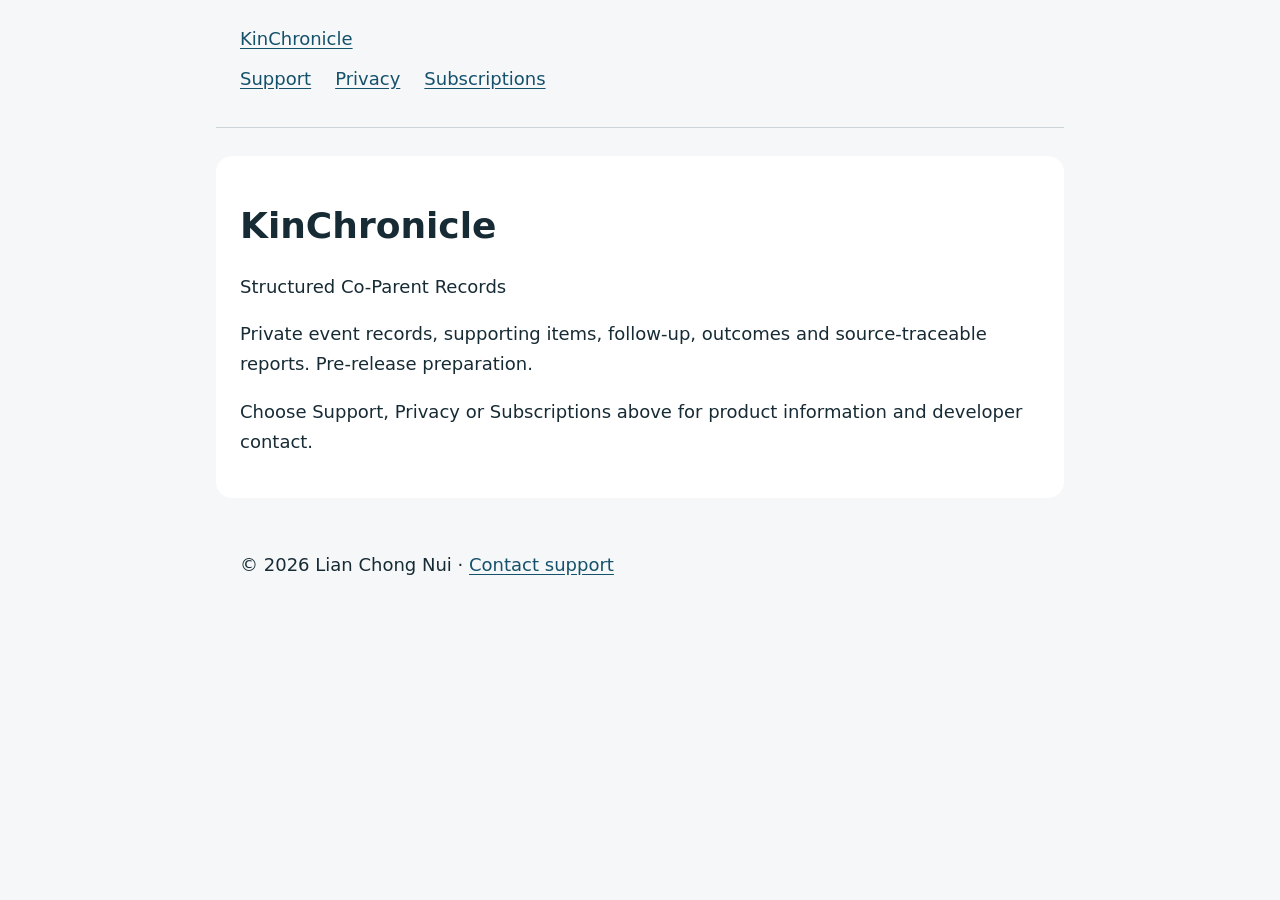
<file: index.html>
<!doctype html>
<html lang="en"><head><meta charset="utf-8"><meta name="viewport" content="width=device-width, initial-scale=1">
<meta name="description" content="KinChronicle privacy, support and subscription information.">
<title>Support and Privacy · KinChronicle</title><link rel="stylesheet" href="style.css"></head>
<body><header><a href="index.html">KinChronicle</a><nav aria-label="Support pages">
<a href="support.html">Support</a><a href="privacy.html">Privacy</a><a href="terms.html">Subscriptions</a></nav></header>
<main id="content"><h1>KinChronicle</h1><p>Structured Co-Parent Records</p><p>Private event records, supporting items, follow-up, outcomes and source-traceable reports. Pre-release preparation.</p><p>Choose Support, Privacy or Subscriptions above for product information and developer contact.</p></main><footer>© 2026 Lian Chong Nui · <a href="mailto:macsonn141@gmail.com?subject=KinChronicle%20Support">Contact support</a></footer></body></html>
</file>
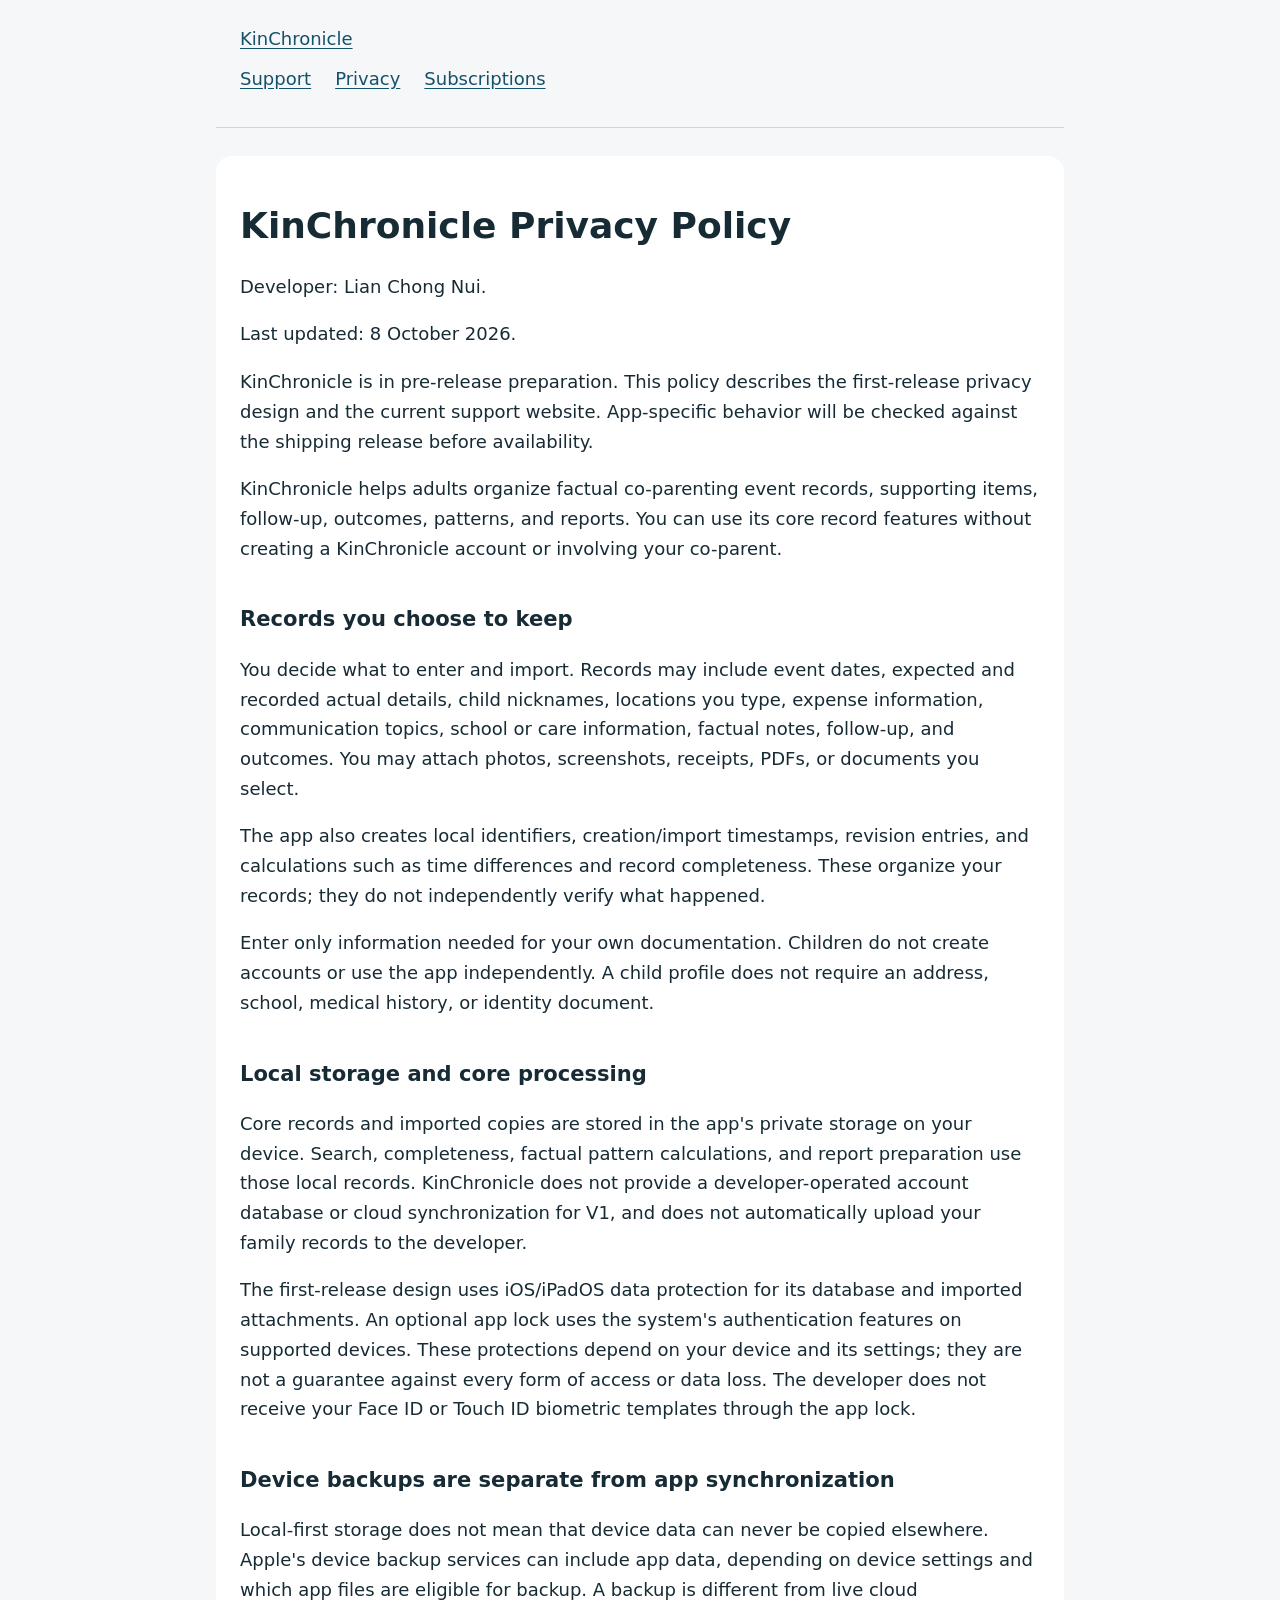
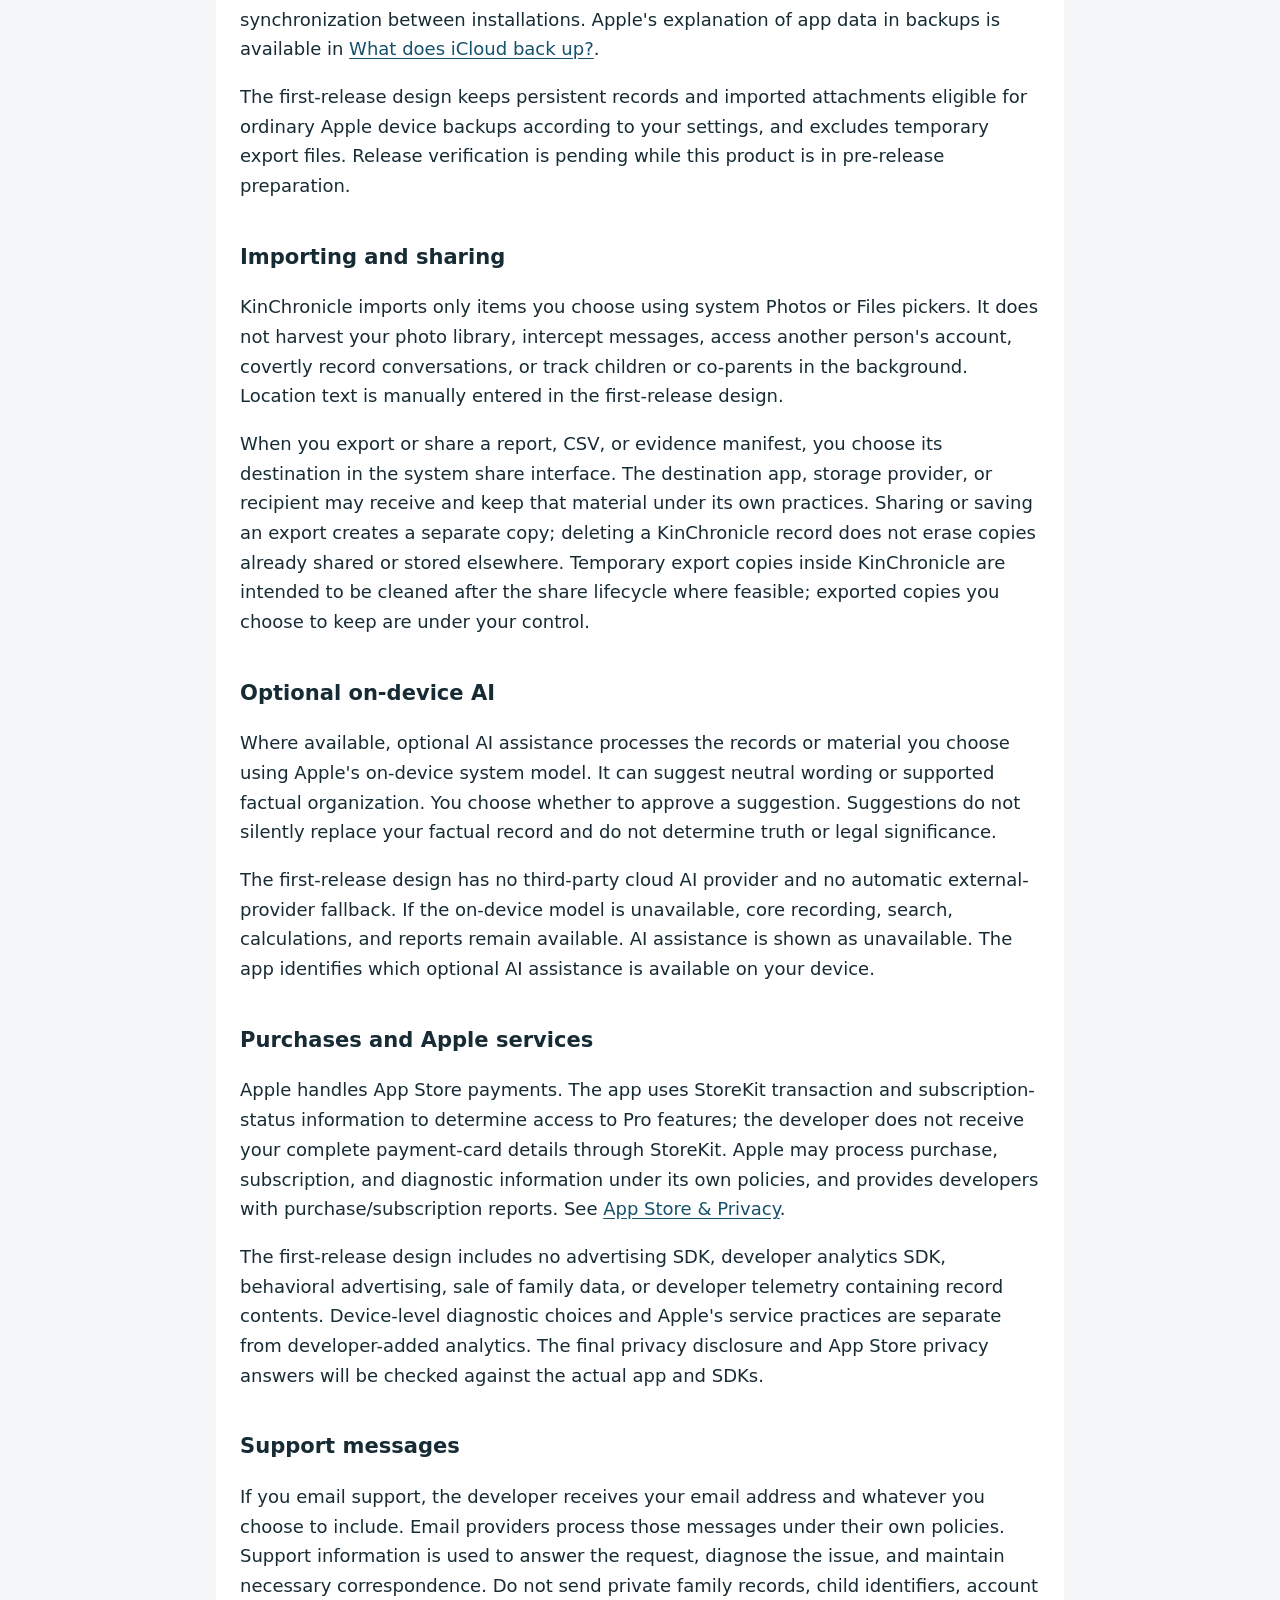
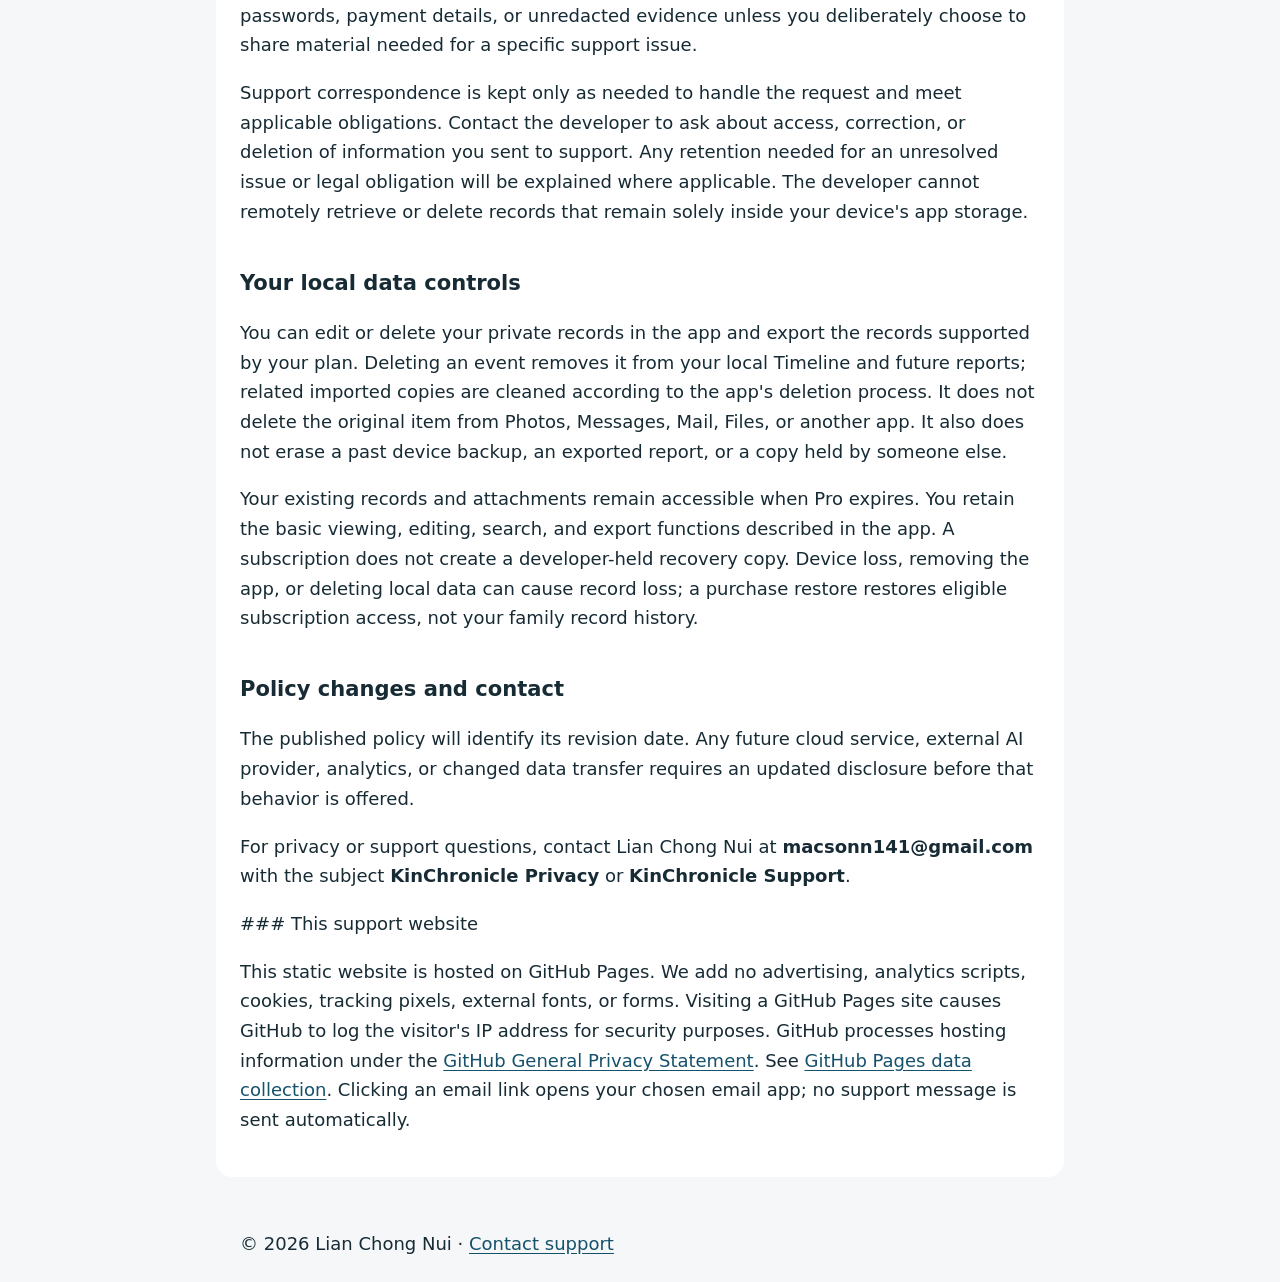
<file: privacy.html>
<!doctype html>
<html lang="en"><head><meta charset="utf-8"><meta name="viewport" content="width=device-width, initial-scale=1">
<meta name="description" content="KinChronicle privacy, support and subscription information.">
<title>Privacy Policy · KinChronicle</title><link rel="stylesheet" href="style.css"></head>
<body><header><a href="index.html">KinChronicle</a><nav aria-label="Support pages">
<a href="support.html">Support</a><a href="privacy.html">Privacy</a><a href="terms.html">Subscriptions</a></nav></header>
<main id="content"><h1>KinChronicle Privacy Policy</h1>
<p>Developer: Lian Chong Nui.</p>
<p>Last updated: 8 October 2026.</p>
<p>KinChronicle is in pre-release preparation. This policy describes the first-release privacy design and the current support website. App-specific behavior will be checked against the shipping release before availability.</p>
<p>KinChronicle helps adults organize factual co-parenting event records, supporting items, follow-up, outcomes, patterns, and reports. You can use its core record features without creating a KinChronicle account or involving your co-parent.</p>
<h3>Records you choose to keep</h3>
<p>You decide what to enter and import. Records may include event dates, expected and recorded actual details, child nicknames, locations you type, expense information, communication topics, school or care information, factual notes, follow-up, and outcomes. You may attach photos, screenshots, receipts, PDFs, or documents you select.</p>
<p>The app also creates local identifiers, creation/import timestamps, revision entries, and calculations such as time differences and record completeness. These organize your records; they do not independently verify what happened.</p>
<p>Enter only information needed for your own documentation. Children do not create accounts or use the app independently. A child profile does not require an address, school, medical history, or identity document.</p>
<h3>Local storage and core processing</h3>
<p>Core records and imported copies are stored in the app&#x27;s private storage on your device. Search, completeness, factual pattern calculations, and report preparation use those local records. KinChronicle does not provide a developer-operated account database or cloud synchronization for V1, and does not automatically upload your family records to the developer.</p>
<p>The first-release design uses iOS/iPadOS data protection for its database and imported attachments. An optional app lock uses the system&#x27;s authentication features on supported devices. These protections depend on your device and its settings; they are not a guarantee against every form of access or data loss. The developer does not receive your Face ID or Touch ID biometric templates through the app lock.</p>
<h3>Device backups are separate from app synchronization</h3>
<p>Local-first storage does not mean that device data can never be copied elsewhere. Apple&#x27;s device backup services can include app data, depending on device settings and which app files are eligible for backup. A backup is different from live cloud synchronization between installations. Apple&#x27;s explanation of app data in backups is available in <a href="https://support.apple.com/en-us/108770" rel="noreferrer">What does iCloud back up?</a>.</p>
<p>The first-release design keeps persistent records and imported attachments eligible for ordinary Apple device backups according to your settings, and excludes temporary export files. Release verification is pending while this product is in pre-release preparation.</p>
<h3>Importing and sharing</h3>
<p>KinChronicle imports only items you choose using system Photos or Files pickers. It does not harvest your photo library, intercept messages, access another person&#x27;s account, covertly record conversations, or track children or co-parents in the background. Location text is manually entered in the first-release design.</p>
<p>When you export or share a report, CSV, or evidence manifest, you choose its destination in the system share interface. The destination app, storage provider, or recipient may receive and keep that material under its own practices. Sharing or saving an export creates a separate copy; deleting a KinChronicle record does not erase copies already shared or stored elsewhere. Temporary export copies inside KinChronicle are intended to be cleaned after the share lifecycle where feasible; exported copies you choose to keep are under your control.</p>
<h3>Optional on-device AI</h3>
<p>Where available, optional AI assistance processes the records or material you choose using Apple&#x27;s on-device system model. It can suggest neutral wording or supported factual organization. You choose whether to approve a suggestion. Suggestions do not silently replace your factual record and do not determine truth or legal significance.</p>
<p>The first-release design has no third-party cloud AI provider and no automatic external-provider fallback. If the on-device model is unavailable, core recording, search, calculations, and reports remain available. AI assistance is shown as unavailable. The app identifies which optional AI assistance is available on your device.</p>
<h3>Purchases and Apple services</h3>
<p>Apple handles App Store payments. The app uses StoreKit transaction and subscription-status information to determine access to Pro features; the developer does not receive your complete payment-card details through StoreKit. Apple may process purchase, subscription, and diagnostic information under its own policies, and provides developers with purchase/subscription reports. See <a href="https://www.apple.com/legal/privacy/data/en/app-store/" rel="noreferrer">App Store &amp; Privacy</a>.</p>
<p>The first-release design includes no advertising SDK, developer analytics SDK, behavioral advertising, sale of family data, or developer telemetry containing record contents. Device-level diagnostic choices and Apple&#x27;s service practices are separate from developer-added analytics. The final privacy disclosure and App Store privacy answers will be checked against the actual app and SDKs.</p>
<h3>Support messages</h3>
<p>If you email support, the developer receives your email address and whatever you choose to include. Email providers process those messages under their own policies. Support information is used to answer the request, diagnose the issue, and maintain necessary correspondence. Do not send private family records, child identifiers, account passwords, payment details, or unredacted evidence unless you deliberately choose to share material needed for a specific support issue.</p>
<p>Support correspondence is kept only as needed to handle the request and meet applicable obligations. Contact the developer to ask about access, correction, or deletion of information you sent to support. Any retention needed for an unresolved issue or legal obligation will be explained where applicable. The developer cannot remotely retrieve or delete records that remain solely inside your device&#x27;s app storage.</p>
<h3>Your local data controls</h3>
<p>You can edit or delete your private records in the app and export the records supported by your plan. Deleting an event removes it from your local Timeline and future reports; related imported copies are cleaned according to the app&#x27;s deletion process. It does not delete the original item from Photos, Messages, Mail, Files, or another app. It also does not erase a past device backup, an exported report, or a copy held by someone else.</p>
<p>Your existing records and attachments remain accessible when Pro expires. You retain the basic viewing, editing, search, and export functions described in the app. A subscription does not create a developer-held recovery copy. Device loss, removing the app, or deleting local data can cause record loss; a purchase restore restores eligible subscription access, not your family record history.</p>
<h3>Policy changes and contact</h3>
<p>The published policy will identify its revision date. Any future cloud service, external AI provider, analytics, or changed data transfer requires an updated disclosure before that behavior is offered.</p>
<p>For privacy or support questions, contact Lian Chong Nui at <strong>macsonn141@gmail.com</strong> with the subject <strong>KinChronicle Privacy</strong> or <strong>KinChronicle Support</strong>. </p>
<p> ### This support website</p>
<p>This static website is hosted on GitHub Pages. We add no advertising, analytics scripts, cookies, tracking pixels, external fonts, or forms. Visiting a GitHub Pages site causes GitHub to log the visitor&#x27;s IP address for security purposes. GitHub processes hosting information under the <a href="https://docs.github.com/en/site-policy/privacy-policies/github-general-privacy-statement" rel="noreferrer">GitHub General Privacy Statement</a>. See <a href="https://docs.github.com/en/pages/getting-started-with-github-pages/what-is-github-pages#data-collection" rel="noreferrer">GitHub Pages data collection</a>. Clicking an email link opens your chosen email app; no support message is sent automatically.</p></main><footer>© 2026 Lian Chong Nui · <a href="mailto:macsonn141@gmail.com?subject=KinChronicle%20Support">Contact support</a></footer></body></html>
</file>
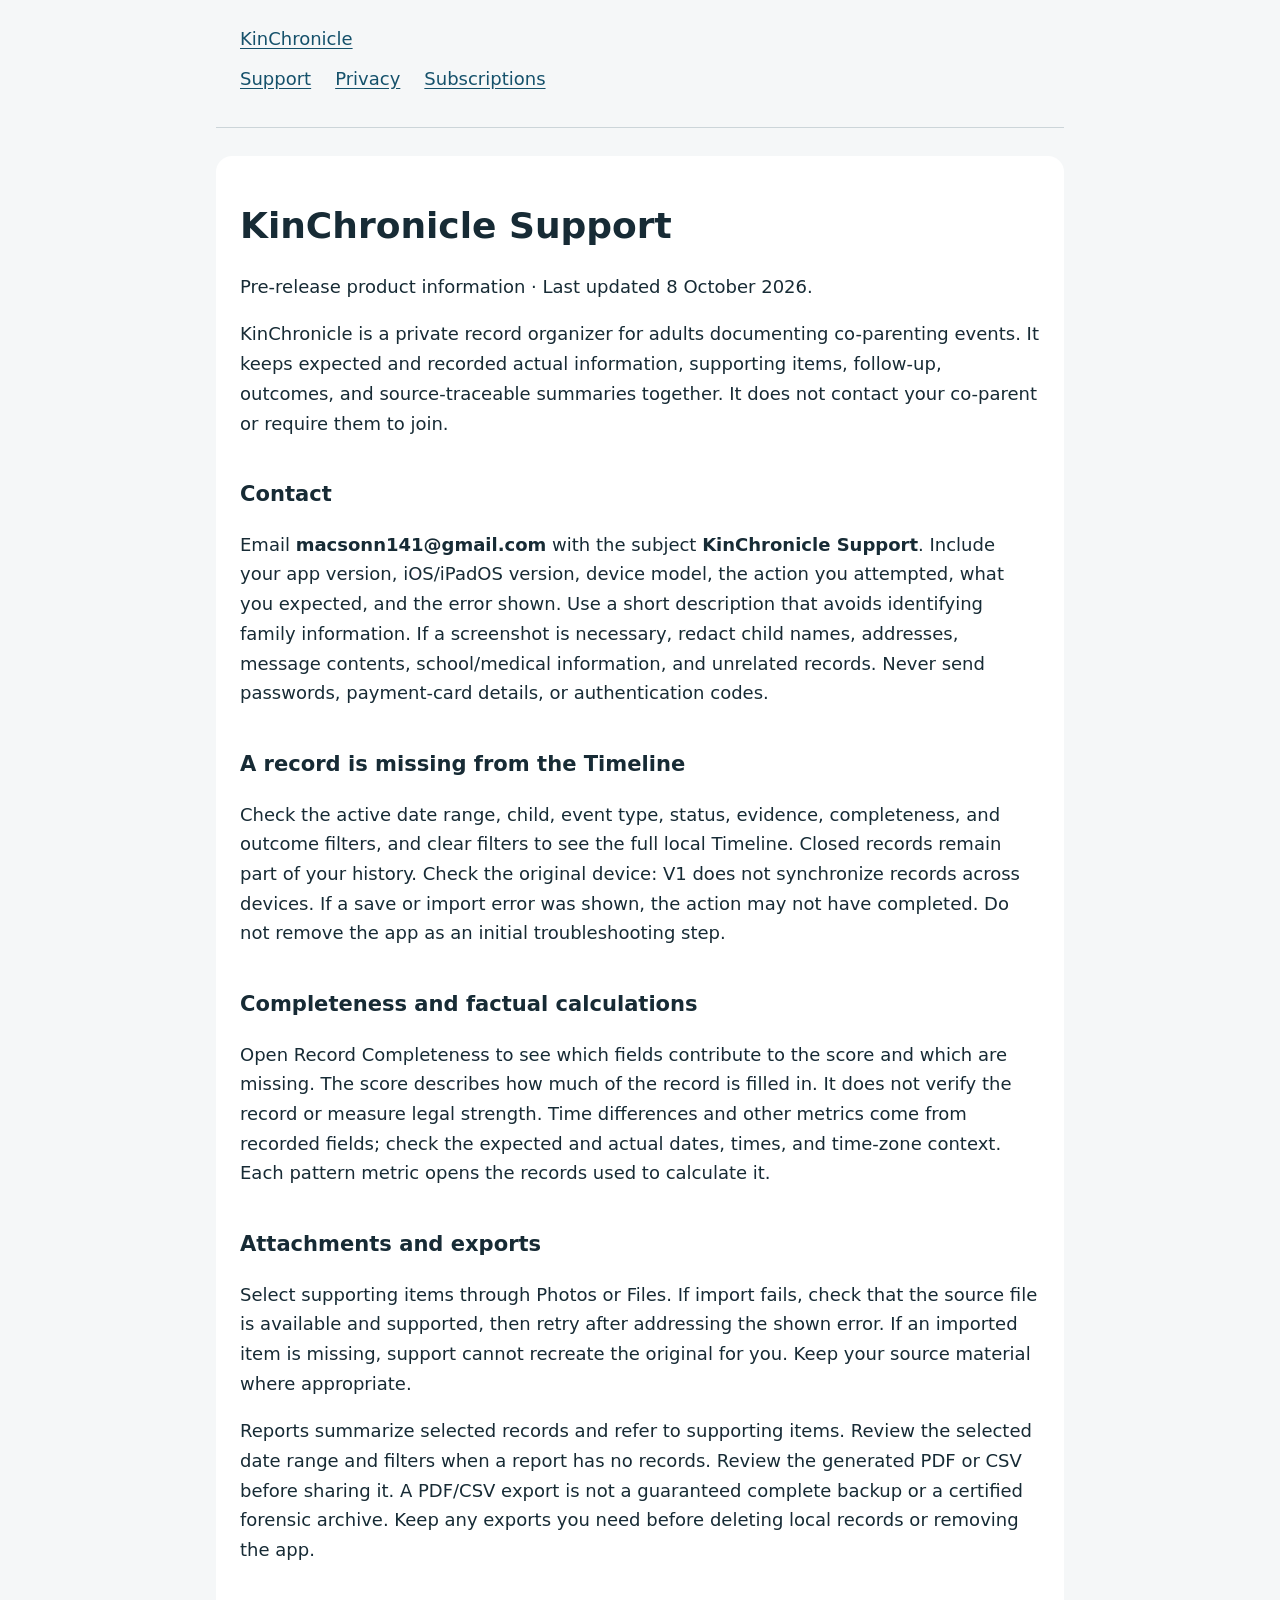
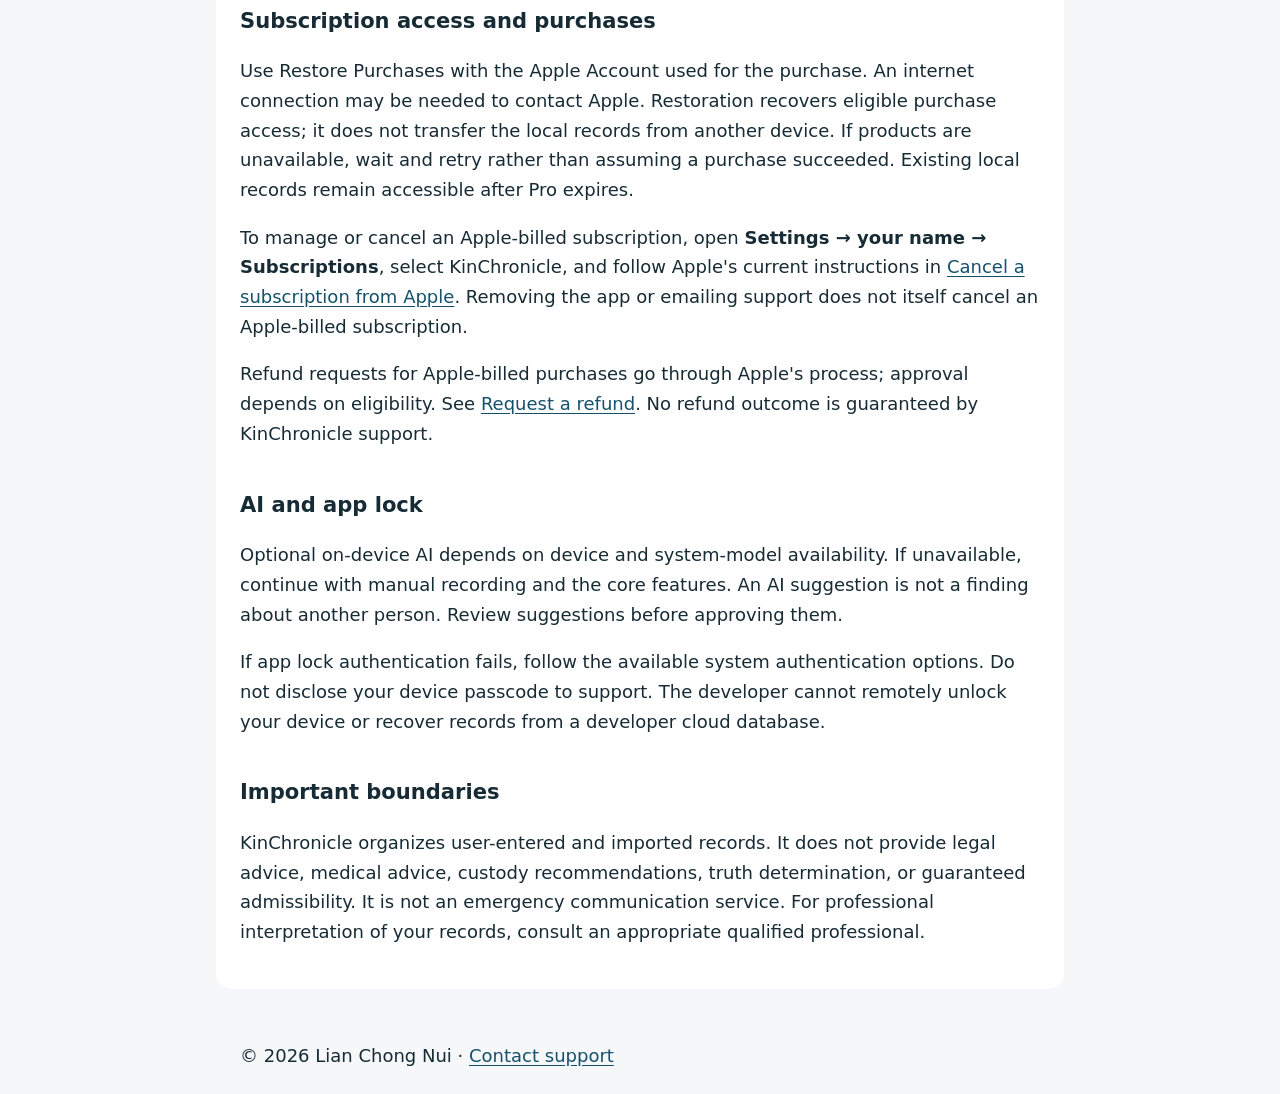
<file: support.html>
<!doctype html>
<html lang="en"><head><meta charset="utf-8"><meta name="viewport" content="width=device-width, initial-scale=1">
<meta name="description" content="KinChronicle privacy, support and subscription information.">
<title>Support · KinChronicle</title><link rel="stylesheet" href="style.css"></head>
<body><header><a href="index.html">KinChronicle</a><nav aria-label="Support pages">
<a href="support.html">Support</a><a href="privacy.html">Privacy</a><a href="terms.html">Subscriptions</a></nav></header>
<main id="content"><h1>KinChronicle Support</h1>
<p>Pre-release product information · Last updated 8 October 2026.</p>
<p>KinChronicle is a private record organizer for adults documenting co-parenting events. It keeps expected and recorded actual information, supporting items, follow-up, outcomes, and source-traceable summaries together. It does not contact your co-parent or require them to join.</p>
<h3>Contact</h3>
<p>Email <strong>macsonn141@gmail.com</strong> with the subject <strong>KinChronicle Support</strong>. Include your app version, iOS/iPadOS version, device model, the action you attempted, what you expected, and the error shown. Use a short description that avoids identifying family information. If a screenshot is necessary, redact child names, addresses, message contents, school/medical information, and unrelated records. Never send passwords, payment-card details, or authentication codes.</p>
<h3>A record is missing from the Timeline</h3>
<p>Check the active date range, child, event type, status, evidence, completeness, and outcome filters, and clear filters to see the full local Timeline. Closed records remain part of your history. Check the original device: V1 does not synchronize records across devices. If a save or import error was shown, the action may not have completed. Do not remove the app as an initial troubleshooting step.</p>
<h3>Completeness and factual calculations</h3>
<p>Open Record Completeness to see which fields contribute to the score and which are missing. The score describes how much of the record is filled in. It does not verify the record or measure legal strength. Time differences and other metrics come from recorded fields; check the expected and actual dates, times, and time-zone context. Each pattern metric opens the records used to calculate it.</p>
<h3>Attachments and exports</h3>
<p>Select supporting items through Photos or Files. If import fails, check that the source file is available and supported, then retry after addressing the shown error. If an imported item is missing, support cannot recreate the original for you. Keep your source material where appropriate.</p>
<p>Reports summarize selected records and refer to supporting items. Review the selected date range and filters when a report has no records. Review the generated PDF or CSV before sharing it. A PDF/CSV export is not a guaranteed complete backup or a certified forensic archive. Keep any exports you need before deleting local records or removing the app.</p>
<h3>Subscription access and purchases</h3>
<p>Use Restore Purchases with the Apple Account used for the purchase. An internet connection may be needed to contact Apple. Restoration recovers eligible purchase access; it does not transfer the local records from another device. If products are unavailable, wait and retry rather than assuming a purchase succeeded. Existing local records remain accessible after Pro expires.</p>
<p>To manage or cancel an Apple-billed subscription, open <strong>Settings → your name → Subscriptions</strong>, select KinChronicle, and follow Apple&#x27;s current instructions in <a href="https://support.apple.com/en-us/118428" rel="noreferrer">Cancel a subscription from Apple</a>. Removing the app or emailing support does not itself cancel an Apple-billed subscription.</p>
<p>Refund requests for Apple-billed purchases go through Apple&#x27;s process; approval depends on eligibility. See <a href="https://support.apple.com/en-us/118223" rel="noreferrer">Request a refund</a>. No refund outcome is guaranteed by KinChronicle support.</p>
<h3>AI and app lock</h3>
<p>Optional on-device AI depends on device and system-model availability. If unavailable, continue with manual recording and the core features. An AI suggestion is not a finding about another person. Review suggestions before approving them.</p>
<p>If app lock authentication fails, follow the available system authentication options. Do not disclose your device passcode to support. The developer cannot remotely unlock your device or recover records from a developer cloud database.</p>
<h3>Important boundaries</h3>
<p>KinChronicle organizes user-entered and imported records. It does not provide legal advice, medical advice, custody recommendations, truth determination, or guaranteed admissibility. It is not an emergency communication service. For professional interpretation of your records, consult an appropriate qualified professional.</p></main><footer>© 2026 Lian Chong Nui · <a href="mailto:macsonn141@gmail.com?subject=KinChronicle%20Support">Contact support</a></footer></body></html>
</file>
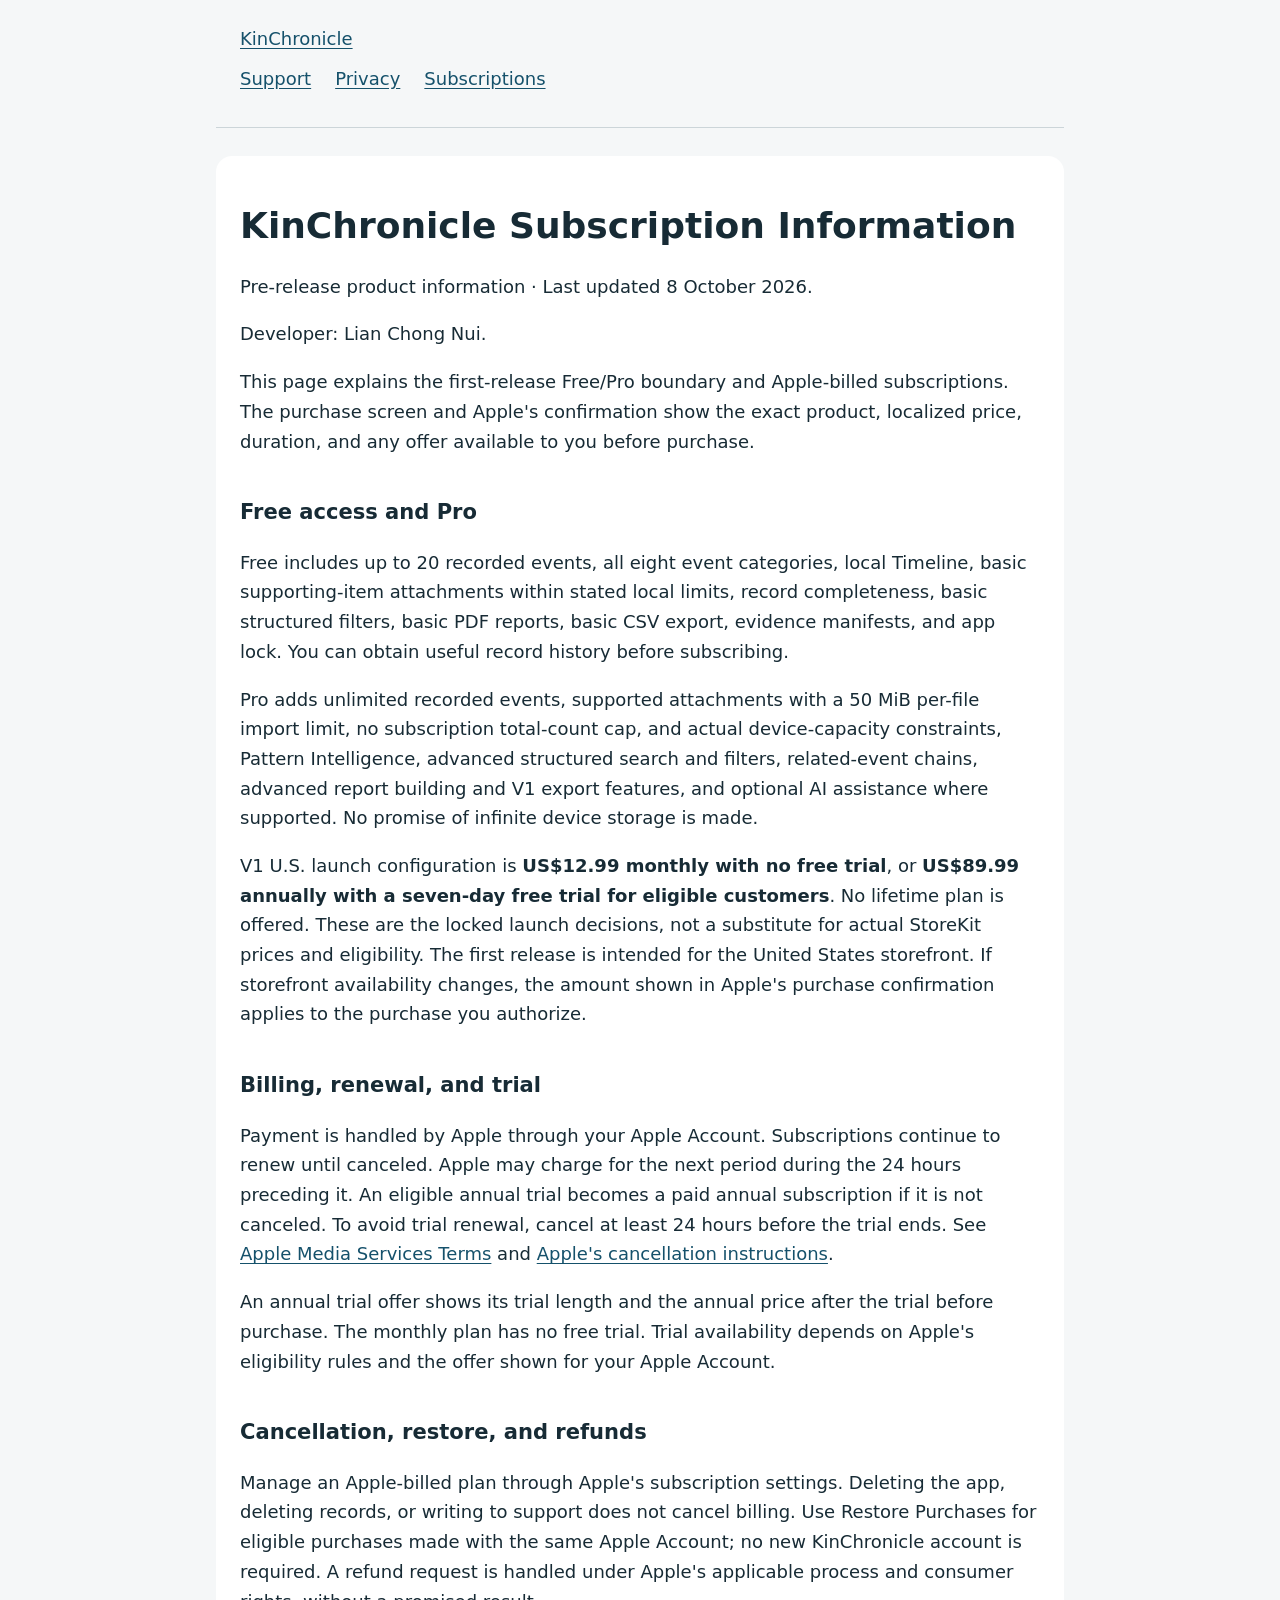
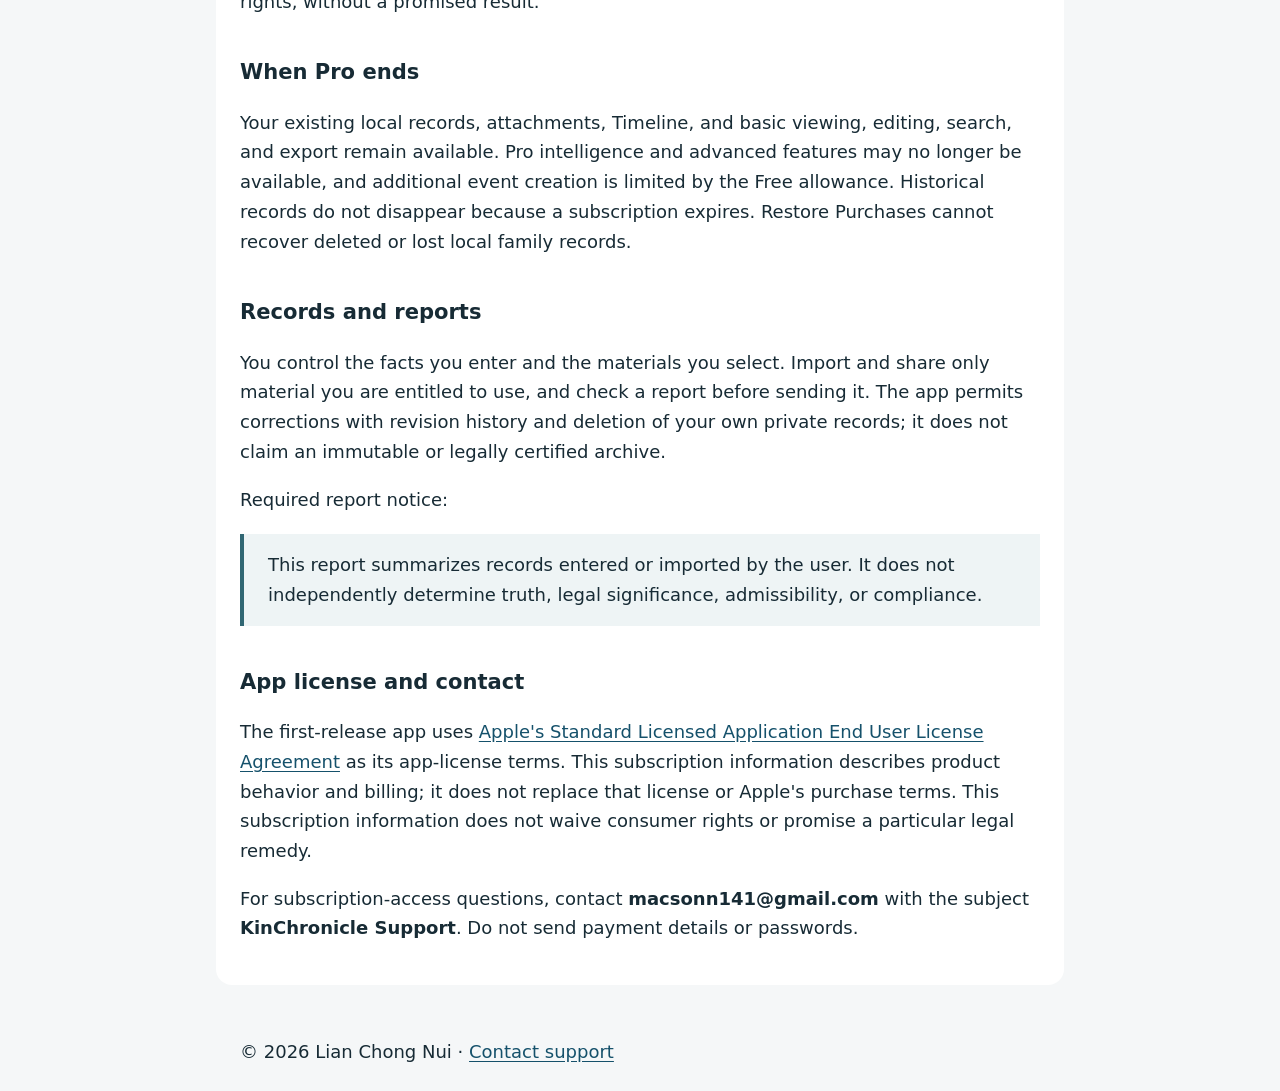
<file: terms.html>
<!doctype html>
<html lang="en"><head><meta charset="utf-8"><meta name="viewport" content="width=device-width, initial-scale=1">
<meta name="description" content="KinChronicle privacy, support and subscription information.">
<title>Subscription Information · KinChronicle</title><link rel="stylesheet" href="style.css"></head>
<body><header><a href="index.html">KinChronicle</a><nav aria-label="Support pages">
<a href="support.html">Support</a><a href="privacy.html">Privacy</a><a href="terms.html">Subscriptions</a></nav></header>
<main id="content"><h1>KinChronicle Subscription Information</h1>
<p>Pre-release product information · Last updated 8 October 2026.</p>
<p>Developer: Lian Chong Nui.</p>
<p>This page explains the first-release Free/Pro boundary and Apple-billed subscriptions. The purchase screen and Apple&#x27;s confirmation show the exact product, localized price, duration, and any offer available to you before purchase.</p>
<h3>Free access and Pro</h3>
<p>Free includes up to 20 recorded events, all eight event categories, local Timeline, basic supporting-item attachments within stated local limits, record completeness, basic structured filters, basic PDF reports, basic CSV export, evidence manifests, and app lock. You can obtain useful record history before subscribing.</p>
<p>Pro adds unlimited recorded events, supported attachments with a 50 MiB per-file import limit, no subscription total-count cap, and actual device-capacity constraints, Pattern Intelligence, advanced structured search and filters, related-event chains, advanced report building and V1 export features, and optional AI assistance where supported. No promise of infinite device storage is made.</p>
<p>V1 U.S. launch configuration is <strong>US$12.99 monthly with no free trial</strong>, or <strong>US$89.99 annually with a seven-day free trial for eligible customers</strong>. No lifetime plan is offered. These are the locked launch decisions, not a substitute for actual StoreKit prices and eligibility. The first release is intended for the United States storefront. If storefront availability changes, the amount shown in Apple&#x27;s purchase confirmation applies to the purchase you authorize.</p>
<h3>Billing, renewal, and trial</h3>
<p>Payment is handled by Apple through your Apple Account. Subscriptions continue to renew until canceled. Apple may charge for the next period during the 24 hours preceding it. An eligible annual trial becomes a paid annual subscription if it is not canceled. To avoid trial renewal, cancel at least 24 hours before the trial ends. See <a href="https://www.apple.com/legal/internet-services/itunes/us/terms.html" rel="noreferrer">Apple Media Services Terms</a> and <a href="https://support.apple.com/en-us/118428" rel="noreferrer">Apple&#x27;s cancellation instructions</a>.</p>
<p>An annual trial offer shows its trial length and the annual price after the trial before purchase. The monthly plan has no free trial. Trial availability depends on Apple&#x27;s eligibility rules and the offer shown for your Apple Account.</p>
<h3>Cancellation, restore, and refunds</h3>
<p>Manage an Apple-billed plan through Apple&#x27;s subscription settings. Deleting the app, deleting records, or writing to support does not cancel billing. Use Restore Purchases for eligible purchases made with the same Apple Account; no new KinChronicle account is required. A refund request is handled under Apple&#x27;s applicable process and consumer rights, without a promised result.</p>
<h3>When Pro ends</h3>
<p>Your existing local records, attachments, Timeline, and basic viewing, editing, search, and export remain available. Pro intelligence and advanced features may no longer be available, and additional event creation is limited by the Free allowance. Historical records do not disappear because a subscription expires. Restore Purchases cannot recover deleted or lost local family records.</p>
<h3>Records and reports</h3>
<p>You control the facts you enter and the materials you select. Import and share only material you are entitled to use, and check a report before sending it. The app permits corrections with revision history and deletion of your own private records; it does not claim an immutable or legally certified archive.</p>
<p>Required report notice:</p>
<blockquote><p>This report summarizes records entered or imported by the user. It does not independently determine truth, legal significance, admissibility, or compliance.</p></blockquote>
<h3>App license and contact</h3>
<p>The first-release app uses <a href="https://www.apple.com/legal/internet-services/itunes/dev/stdeula/" rel="noreferrer">Apple&#x27;s Standard Licensed Application End User License Agreement</a> as its app-license terms. This subscription information describes product behavior and billing; it does not replace that license or Apple&#x27;s purchase terms. This subscription information does not waive consumer rights or promise a particular legal remedy.</p>
<p>For subscription-access questions, contact <strong>macsonn141@gmail.com</strong> with the subject <strong>KinChronicle Support</strong>. Do not send payment details or passwords.</p></main><footer>© 2026 Lian Chong Nui · <a href="mailto:macsonn141@gmail.com?subject=KinChronicle%20Support">Contact support</a></footer></body></html>
</file>
<file: style.css>
body{margin:0;background:#f5f7f8;color:#172b35;font:18px/1.65 system-ui,sans-serif}
header,footer{max-width:800px;margin:auto;padding:24px}header{border-bottom:1px solid #ccd5d9}
main{max-width:800px;margin:28px auto;padding:24px;background:#fff;border-radius:16px}
a{color:#15516b;text-underline-offset:.18em}nav{display:flex;gap:24px;flex-wrap:wrap}
nav a{padding:10px 0}h1{line-height:1.2}h2,h3{line-height:1.35;margin-top:2em}
blockquote{margin:20px 0;padding:16px 24px;background:#eef4f5;border-left:4px solid #316773}
blockquote p{margin:0}:focus-visible{outline:3px solid #906714;outline-offset:4px}
@media(max-width:860px){main{margin:16px;padding:20px}header,footer{padding:20px}}
@media(prefers-color-scheme:dark){body{background:#102029;color:#e8f0f3}main{background:#19313c}
a{color:#9bd6ef}blockquote{background:#244552}header{border-color:#45606d}}
</file>
